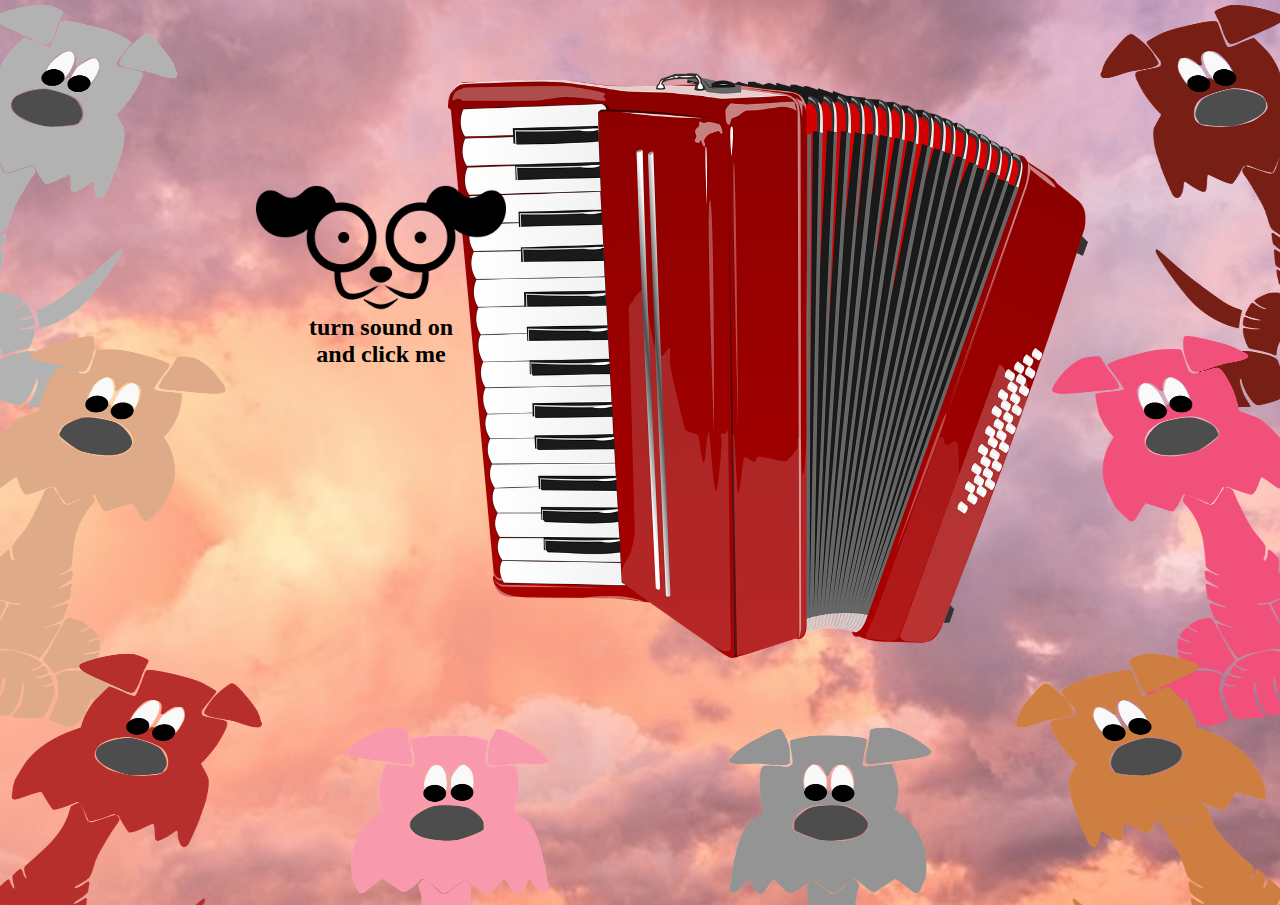
<file: index.html>
<!DOCTYPE html>
<html lang="en">
  <head>
    <meta charset="UTF-8" />
    <meta name="viewport" content="width=device-width, initial-scale=1.0" />
    <link rel="stylesheet" href="style.css" />
    <title>mySound</title>
  </head>
  <body>
    <img
      id="dogs"
      width="100%"
      height="100%"
      src="images/dog-5999713_1920.png"
    />
    <div class="container"></div>

    <img
      id="accordeon"
      width="50%"
      height="65%"
      src="images/accordion-5188186_1280.png"
    />

    <div class="dog">
      <img id="dog" width="250px" src="images/dog-3253739_1280.png" />
      <div id="point"></div>
      <h2 id="cta">
        turn sound on <br />
        and click me
      </h2>
    </div>

    <img
      id="paw"
      width="250p"
      height="300px"
      src="images/paw-312322_1280.png"
    />

    <script src="main.js"></script>
  </body>
</html>
</file>
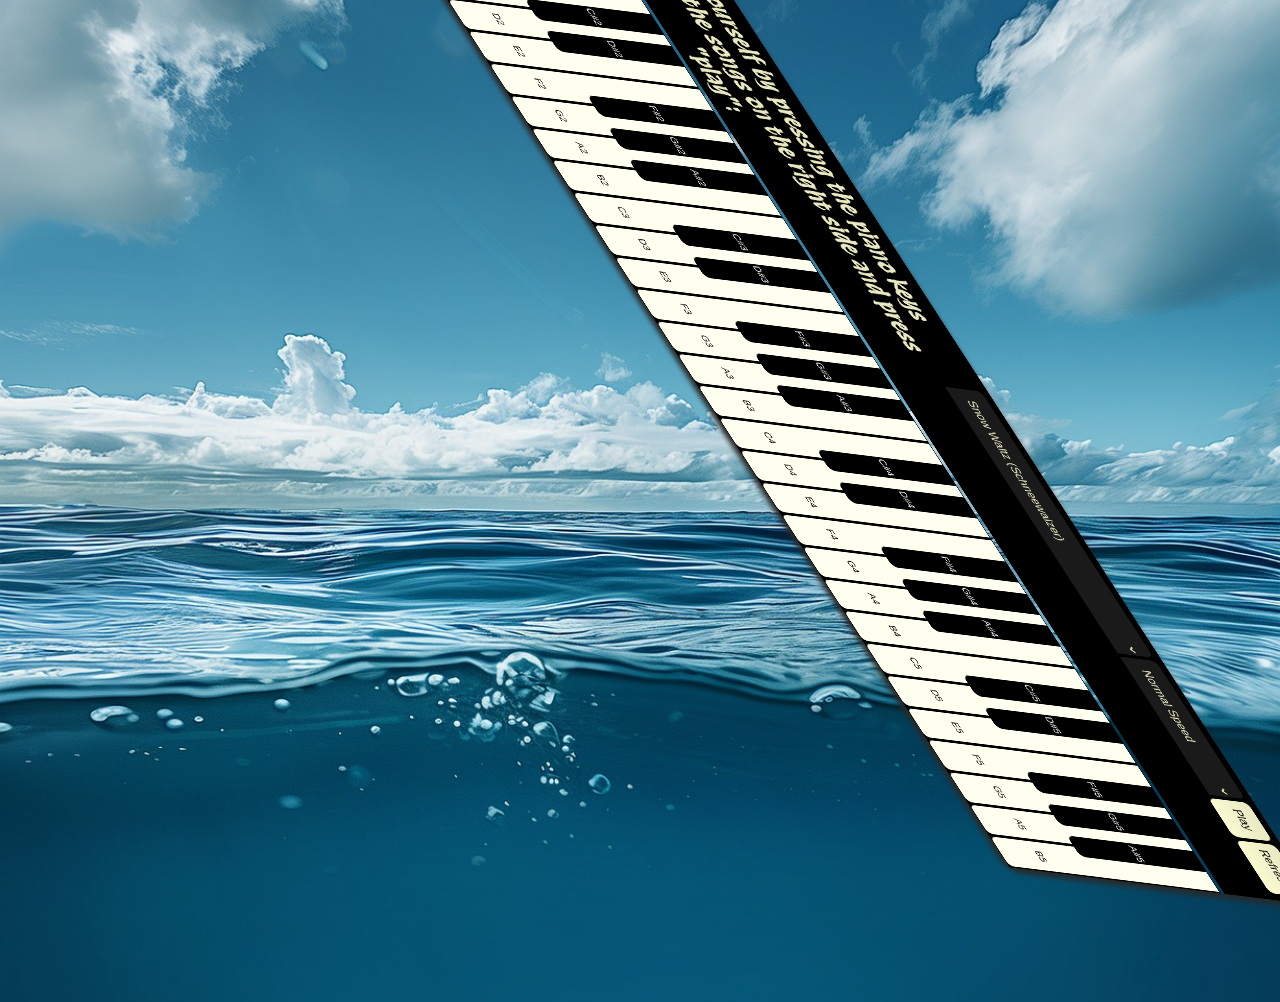
<file: piano.html>
<!DOCTYPE html>
<html lang="en">
  <head>
    <meta charset="UTF-8" />
    <meta name="viewport" content="width=device-width, initial-scale=1.0" />
    <link rel="stylesheet" href="piano.css" />
    <title>Piano</title>
  </head>
  <body>
    <marquee width="60%" direction="down" height="450px"
      >Wonderful season greetings from Reinhild!</marquee
    >
    <div class="container">
      <div class="piano__interface">
        <div class="header">
          <h1>
            Ok, then play yourself by pressing the piano keys <br />-- or choose
            one of the songs on the right side and press "play":
          </h1>
          <div class="playlist">
            <div class="selectors">
              <select class="piano__song-list">
                <option class="option" value="1">
                  Snow Waltz (Schneewalzer)
                </option>
                <option class="option" value="2">
                  Ice Scater (Schlittschuhläufer)
                </option>
                <option class="option" value="3">
                  Merry Xmas everywhere (Fröhliche Weihnacht überall)
                </option>
              </select>
              <select class="piano__tempo">
                <option class="option" value="3">Slow Speed</option>
                <option class="option" value="2" selected>Normal Speed</option>
                <option class="option" value="1">Fast Speed</option>
              </select>
              <button id="play" class="piano__play-btn">Play</button>
              <button
                style="width: 75px"
                id="play"
                class="piano__play-btn"
                onClick="location.reload(); "
              >
                Refresh
              </button>
            </div>
          </div>
        </div>
      </div>

      <div class="piano__keyboard"></div>
    </div>
    <script src="piano.js"></script>
  </body>
</html>
</file>
<file: style.css>
* {
  margin: 0;
  padding: 0;
  box-sizing: border-box;
}
body {
  position: relative;
  height: 100vh;
  background-image: url("images/sunset.jpg");
  background-position: center/cover;
  background-repeat: no-repeat;
  background-size: cover;
  overflow: hidden;
}
#dogs {
  position: absolute;
}
#accordeon {
  position: absolute;
  top: 7.5%;
  left: 35%;
  transform: rotate(0deg);
  animation: toggleAccordeon 2s ease infinite;
}

@keyframes moveAccordeon {
  0% {
    top: 7.5%;
    left: 35%;
    transform: rotate(0deg);
  }
  100% {
    top: 140%;
    left: 25%;
    transform: rotate(-270deg);
  }
}
@keyframes toggleAccordeon {
  0% {
    transform: rotate(0deg);
  }
  50% {
    transform: rotate(5deg);
  }
  100% {
    transform: rotate(0deg);
  }
}

.container {
  margin: 5px;
  position: relative;
}

.dog {
  position: absolute;
  top: 20%;
  left: 20%;
}

#cta {
  text-align: center;
  animation: clickDog 3s ease-in-out infinite;
}

@keyframes clickDog {
  0% {
    transform: translateY(30px);
  }
  50% {
    transform: translateY(-50px);
  }
  100% {
    transform: translateY(30px);
  }
}

#point {
  position: absolute;
  display: none;
  top: 20%;
  left: 35%;
  width: 30px;
  height: 30px;
  border-radius: 50%;
  background-color: black;
  animation: bark 4s ease-in-out infinite;
}

@keyframes bark {
  0% {
    transform: scale(1);
  }
  50% {
    transform: scale(3.3);
  }
  100% {
    transform: scale(1);
  }
}

#paw {
  position: absolute;
  top: 10%;
  right: 5%;
  transform: rotate(-50deg);
  opacity: 0;
  animation: movePaw 2s 14.9s linear forwards;
}

@keyframes movePaw {
  0% {
    top: 10%;
    right: 5%;
    transform: rotate(-50deg);
    opacity: 0;
  }
  1% {
    top: 10%;
    right: 5%;
    transform: rotate(-50deg);
    opacity: 1;
  }
  100% {
    top: 12%;
    right: 10%;
    transform: rotate(-80deg);
    opacity: 1;
  }
}
</file>
<file: piano.css>
@import url("https://fonts.googleapis.com/css2?family=Protest+Revolution&display=swap");
* {
  margin: 0;
  padding: 0;
  box-sizing: border-box;
}
body {
  position: relative;
  height: 100vh;
  background-image: url("images/ocean.jpg");
  background-position: center/cover;
  background-repeat: no-repeat;
  background-size: cover;
  overflow: hidden;
  font-family: "Protest Revolution", sans-serif;
  letter-spacing: 2;
}
.container {
  width: 1600px;
  border-radius: 15px;
  margin-top: 8%;
  margin-left: 0%;
  box-shadow: 5px 5px 10px 2px rgb(40, 40, 40);
  transform: rotate3d(1, 0, 1, 95deg);
  animation: movePiano 3s ease-in-out forwards;
}
.header {
  text-align: center;
  background-color: black;
  color: #e8e8c1;
  border-top-left-radius: 5px;
  border-top-right-radius: 5px;
  margin-bottom: 5px;
  display: flex;
  padding: 10px;
  justify-content: space-between;
}
@keyframes movePiano {
  0% {
    margin-top: 8%;
    margin-left: 0%;
    transform: rotate3d(1, 0, 1, 95deg);
  }
  100% {
    margin-top: 25%;
    margin-left: 10%;
    transform: rotate3d(1, 0, 1, 0deg);
  }
}
#play {
  background-image: linear-gradient(-180deg, #e8e8c1 0%, #fbfbd2 100%);
  border-radius: 0.5rem;
  box-sizing: border-box;
  color: black;
  display: flex;
  font-size: 16px;
  justify-content: center;
  padding: 1rem 0.75rem;
  text-decoration: none;
  width: 10%;
  border: 0;
  cursor: pointer;
  user-select: none;
  -webkit-user-select: none;
  touch-action: manipulation;
}

#play:hover {
  background-image: linear-gradient(-180deg, #e8e8c1 0%, #c8c8a6 100%);
}

.piano__keyboard {
  width: 100%;
  height: 300px;
  background: #000;
  display: flex;
}
.piano__key {
  width: 30px;
  height: 100%;
  padding: 0;
  margin: 0 1px;
  background: #fffff0;
  border: 1px solid #000;
  box-sizing: border-box;
  flex-grow: 1;
  text-align: center;
  border-radius: 0 0 8px 8px;
}
.empty-space {
  position: relative;
}
.piano__key--black {
  background: #000;
  color: #fff;
  height: 60%;
  position: absolute;
  top: 0;
  left: -15px;
}
.piano__key--black:hover {
  box-shadow: inset -3px -3px 3px whitesmoke;
  transition: all 0.2s;
}
.piano__key--white {
  padding-top: 180px;
}
.piano__key--white:hover {
  box-shadow: inset -1px -1px 5px 2px black;
  transition: all 2s;
  background: #e8e8c1;
}
.piano__key--playing {
  background: #e8e8c1;
}

.piano__song-list {
  background: #1b1a1a;
  border-top-left-radius: 0.5rem;
  border-top-right-radius: 0.5rem;
  box-sizing: border-box;
  color: #e8e8c1;
  font-size: 16px;
  padding: 1rem 0.75rem;
  text-decoration: none;
  width: 89%;
  border: 0;
  margin-bottom: 5px;
  cursor: pointer;
}
.option {
  border-radius: 5%;
  background: #1b1a1a !important;
  color: #e8e8c1 !important;
}
.piano__tempo {
  background: #1b1a1a;
  border-top-left-radius: 0.5rem;
  border-top-right-radius: 0.5rem;
  box-sizing: border-box;
  color: #e8e8c1;
  font-size: 16px;
  padding: 1rem 0.75rem;
  text-decoration: none;
  width: 45%;
  border: 0;
  margin-bottom: 5px;
  cursor: pointer;
}
.selectors {
  display: flex;
  gap: 5px;
}

marquee {
  position: absolute;
  color: rgb(3, 97, 99);
  top: -50%;
  font-size: 3.5rem;
  letter-spacing: 1.2;
  font-family: "Protest Revolution", sans-serif;
  font-style: italic;
  margin-left: 25%;
  display: none;
}
</file>
